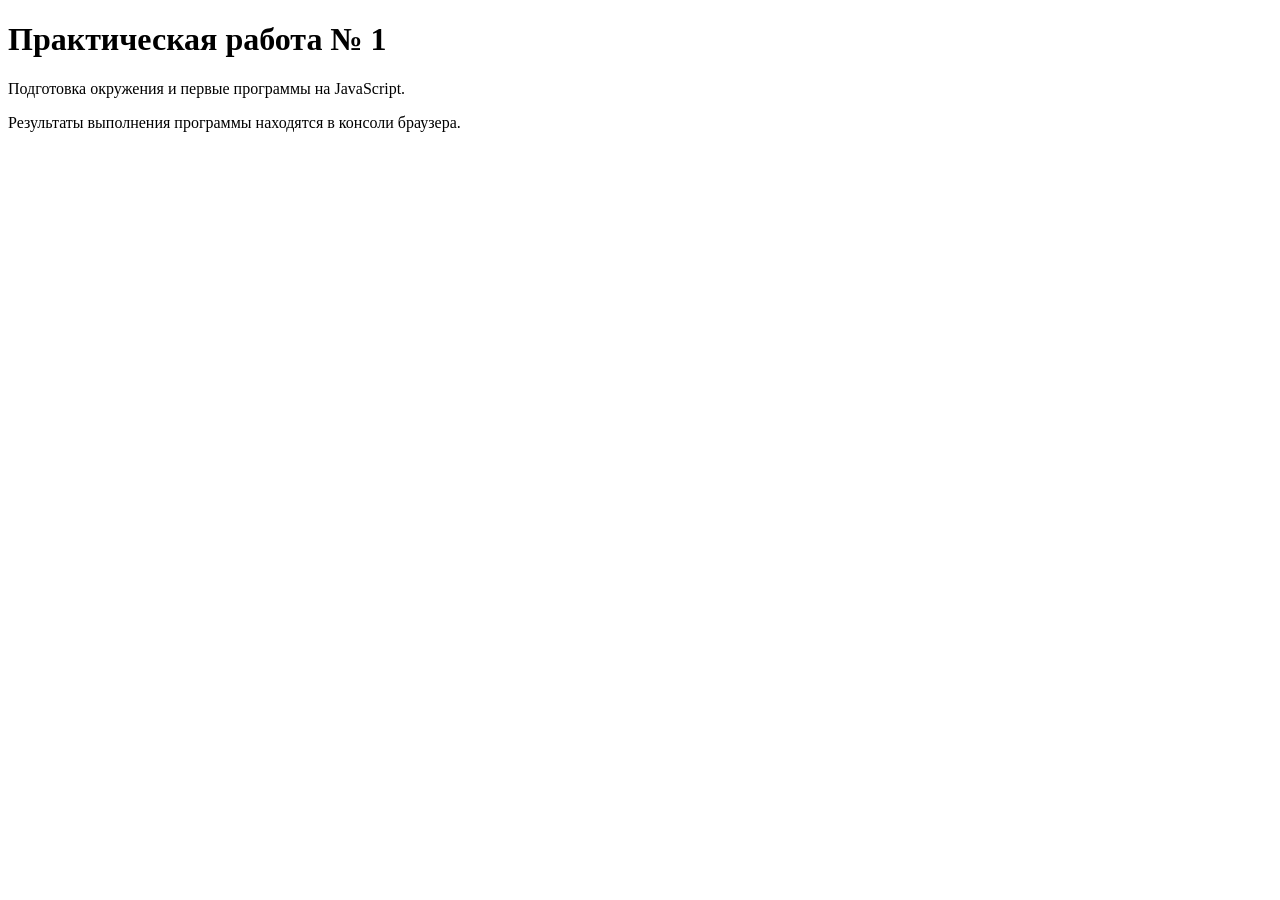
<file: practice-01/index.html>
<!doctype html>
<html lang="ru">
  <head>
    <meta charset="UTF-8">
    <meta name="viewport" content="width=device-width, initial-scale=1.0">
    <title>ПР1 — JavaScript</title>
    <script src="./js/hello.js" defer></script>
  </head>
  <body>
    <main>
      <h1>Практическая работа № 1</h1>
      <p>Подготовка окружения и первые программы на JavaScript.</p>
      <p>Результаты выполнения программы находятся в консоли браузера.</p>
    </main>
  </body>
</html>
</file>
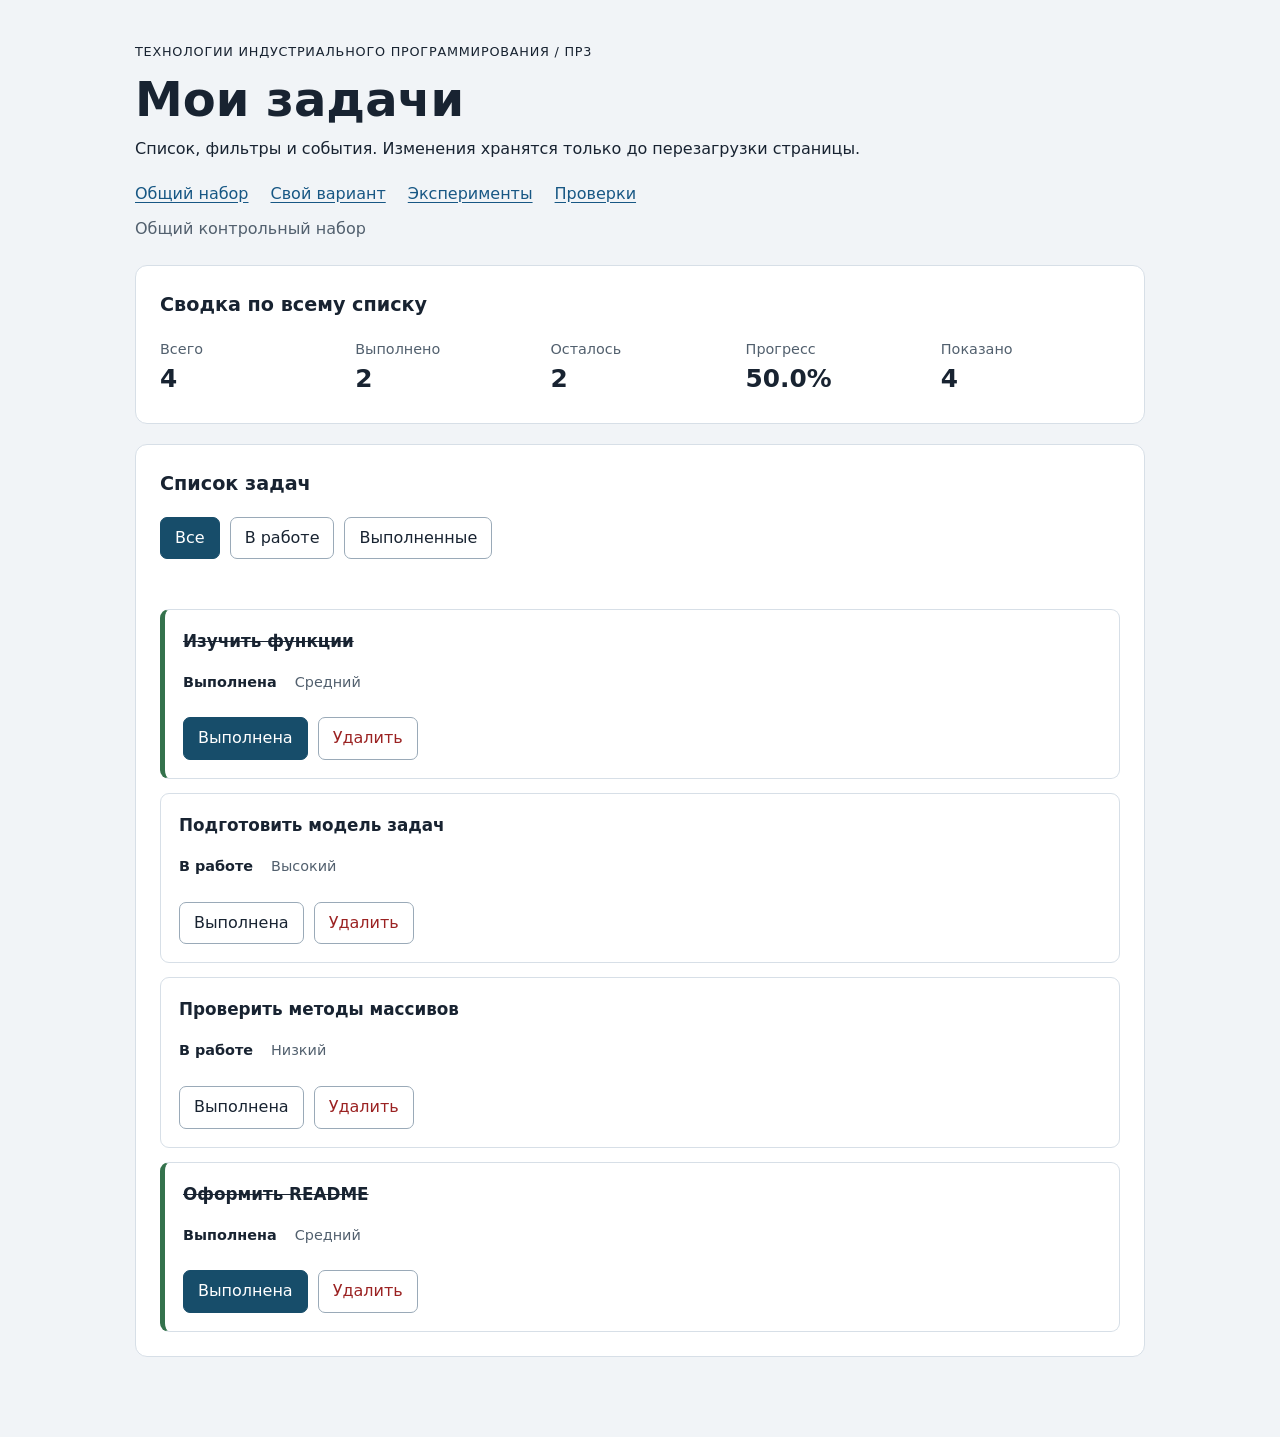
<file: practice-03/index.html>
<!doctype html>
<html lang="ru">
<head>
  <meta charset="utf-8">
  <meta name="viewport" content="width=device-width, initial-scale=1">
  <title>ПР3 — Работа с DOM и событиями</title>
  <link rel="icon" href="data:,">
  <link rel="stylesheet" href="./styles.css">
  <script type="module" src="./src/main.js"></script>
</head>
<body>
  <main class="page">
    <header class="page-header">
      <p class="eyebrow">Технологии индустриального программирования / ПР3</p>
      <h1>Мои задачи</h1>
      <p>Список, фильтры и события. Изменения хранятся только до перезагрузки страницы.</p>
      <nav class="page-links" aria-label="Учебные страницы">
        <a href="./index.html">Общий набор</a>
        <a href="./index.html?dataset=variant">Свой вариант</a>
        <a href="./examples/dom-events.html">Эксперименты</a>
        <a href="./checks.html">Проверки</a>
      </nav>
      <p id="dataset-label" class="muted">Набор ещё не загружен</p>
    </header>

    <section aria-labelledby="summary-heading" class="panel">
      <h2 id="summary-heading">Сводка по всему списку</h2>
      <dl id="task-summary" class="summary-grid">
        <div><dt>Всего</dt><dd data-stat="total">—</dd></div>
        <div><dt>Выполнено</dt><dd data-stat="completed">—</dd></div>
        <div><dt>Осталось</dt><dd data-stat="pending">—</dd></div>
        <div><dt>Прогресс</dt><dd data-stat="progress">—</dd></div>
        <div><dt>Показано</dt><dd data-stat="visible">—</dd></div>
      </dl>
    </section>

    <section class="panel" aria-labelledby="list-heading">
      <h2 id="list-heading">Список задач</h2>
      <div id="task-filters" class="filters" role="group" aria-label="Фильтр по статусу">
        <button type="button" data-filter="all" aria-pressed="true" class="is-active"><span class="filter-label">Все</span></button>
        <button type="button" data-filter="pending" aria-pressed="false"><span class="filter-label">В работе</span></button>
        <button type="button" data-filter="completed" aria-pressed="false"><span class="filter-label">Выполненные</span></button>
      </div>
      <p id="operation-message" class="operation-message" role="status" aria-live="polite"></p>
      <p id="empty-message" class="empty-message" hidden></p>
      <ul id="task-list" class="task-list" aria-label="Задачи"></ul>
      <noscript>Для выполнения работы необходимо разрешить JavaScript в браузере.</noscript>
    </section>
  </main>
</body>
</html>
</file>
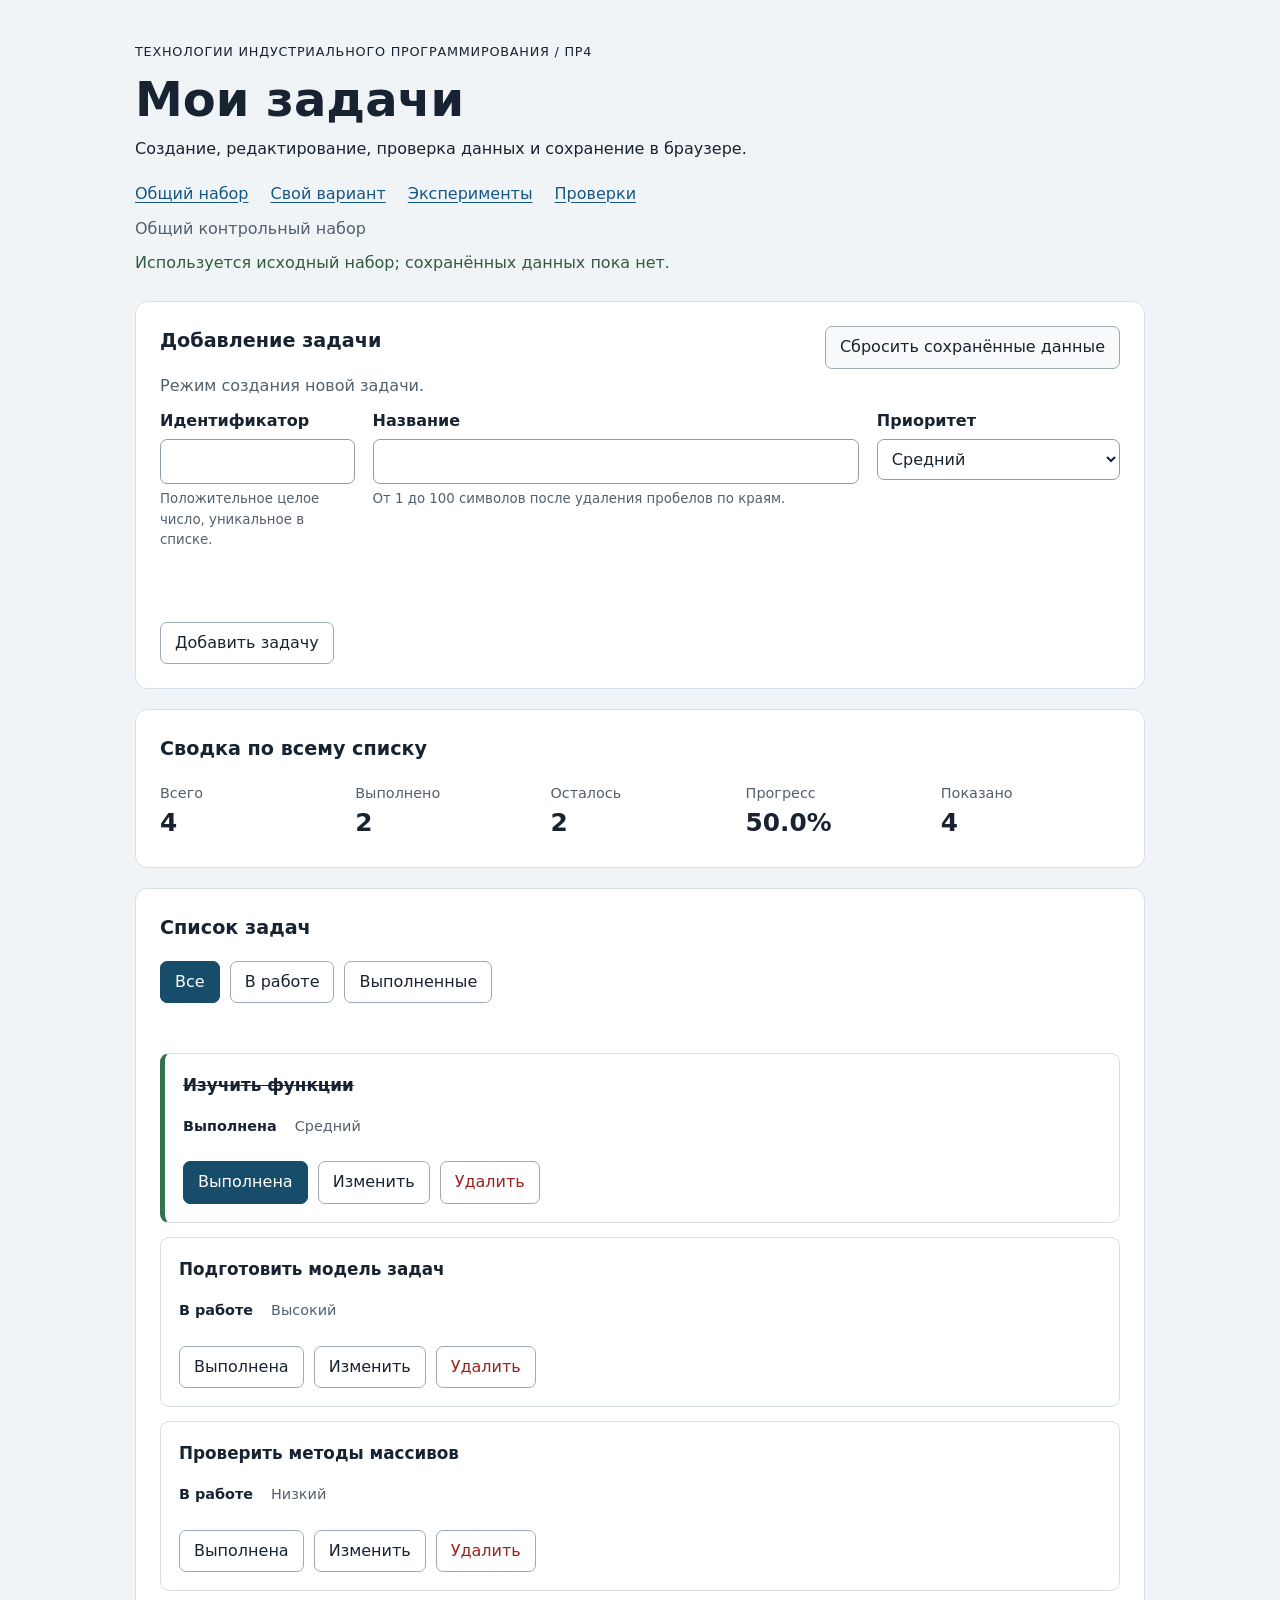
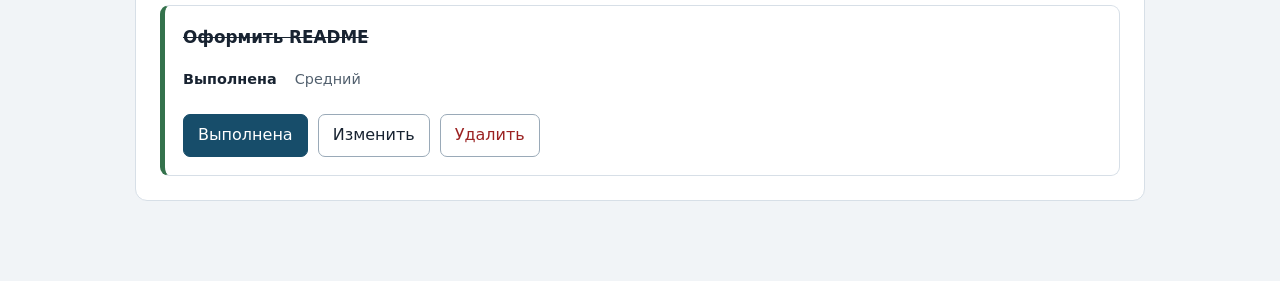
<file: practice-04/index.html>
<!doctype html>
<html lang="ru">
<head>
  <meta charset="utf-8">
  <meta name="viewport" content="width=device-width, initial-scale=1">
  <title>ПР4 — Формы, валидация и локальное хранение</title>
  <link rel="icon" href="data:,">
  <link rel="stylesheet" href="./styles.css">
  <script type="module" src="./src/main.js"></script>
</head>
<body>
  <main class="page">
    <header class="page-header">
      <p class="eyebrow">Технологии индустриального программирования / ПР4</p>
      <h1>Мои задачи</h1>
      <p>Создание, редактирование, проверка данных и сохранение в браузере.</p>
      <nav class="page-links" aria-label="Учебные страницы">
        <a href="./index.html">Общий набор</a>
        <a href="./index.html?dataset=variant">Свой вариант</a>
        <a href="./examples/forms-storage.html">Эксперименты</a>
        <a href="./checks.html">Проверки</a>
      </nav>
      <p id="dataset-label" class="muted">Набор ещё не загружен</p>
      <p id="storage-status" class="storage-status" role="status" aria-live="polite"></p>
    </header>

    <section class="panel" aria-labelledby="form-heading">
      <div class="panel-heading">
        <div>
          <h2 id="form-heading">Добавление задачи</h2>
          <p id="form-mode" class="muted">Режим создания новой задачи.</p>
        </div>
        <button id="reset-data" type="button" class="button-secondary">Сбросить сохранённые данные</button>
      </div>

      <form id="task-form">
        <div class="form-grid">
          <div class="field">
            <label for="task-id">Идентификатор</label>
            <input id="task-id" name="id" type="number" min="1" step="1" required
                   aria-describedby="task-id-hint task-id-error">
            <small id="task-id-hint">Положительное целое число, уникальное в списке.</small>
            <p id="task-id-error" class="field-error" data-error-for="id" aria-live="polite"></p>
          </div>

          <div class="field field-wide">
            <label for="task-title">Название</label>
            <input id="task-title" name="title" type="text" maxlength="100" required
                   aria-describedby="task-title-hint task-title-error">
            <small id="task-title-hint">От 1 до 100 символов после удаления пробелов по краям.</small>
            <p id="task-title-error" class="field-error" data-error-for="title" aria-live="polite"></p>
          </div>

          <div class="field">
            <label for="task-priority">Приоритет</label>
            <select id="task-priority" name="priority" required
                    aria-describedby="task-priority-error">
              <option value="medium">Средний</option>
              <option value="low">Низкий</option>
              <option value="high">Высокий</option>
            </select>
            <p id="task-priority-error" class="field-error" data-error-for="priority" aria-live="polite"></p>
          </div>
        </div>

        <p id="form-message" class="operation-message" role="status" aria-live="polite"></p>
        <div class="form-actions">
          <button id="form-submit" type="submit">Добавить задачу</button>
          <button id="cancel-edit" type="button" class="button-secondary" hidden>Отменить редактирование</button>
        </div>
      </form>
    </section>

    <section aria-labelledby="summary-heading" class="panel">
      <h2 id="summary-heading">Сводка по всему списку</h2>
      <dl id="task-summary" class="summary-grid">
        <div><dt>Всего</dt><dd data-stat="total">—</dd></div>
        <div><dt>Выполнено</dt><dd data-stat="completed">—</dd></div>
        <div><dt>Осталось</dt><dd data-stat="pending">—</dd></div>
        <div><dt>Прогресс</dt><dd data-stat="progress">—</dd></div>
        <div><dt>Показано</dt><dd data-stat="visible">—</dd></div>
      </dl>
    </section>

    <section class="panel" aria-labelledby="list-heading">
      <h2 id="list-heading">Список задач</h2>
      <div id="task-filters" class="filters" role="group" aria-label="Фильтр по статусу">
        <button type="button" data-filter="all" aria-pressed="true" class="is-active"><span class="filter-label">Все</span></button>
        <button type="button" data-filter="pending" aria-pressed="false"><span class="filter-label">В работе</span></button>
        <button type="button" data-filter="completed" aria-pressed="false"><span class="filter-label">Выполненные</span></button>
      </div>
      <p id="operation-message" class="operation-message" role="status" aria-live="polite"></p>
      <p id="empty-message" class="empty-message" hidden></p>
      <ul id="task-list" class="task-list" aria-label="Задачи"></ul>
      <noscript>Для выполнения работы необходимо разрешить JavaScript в браузере.</noscript>
    </section>
  </main>
</body>
</html>
</file>
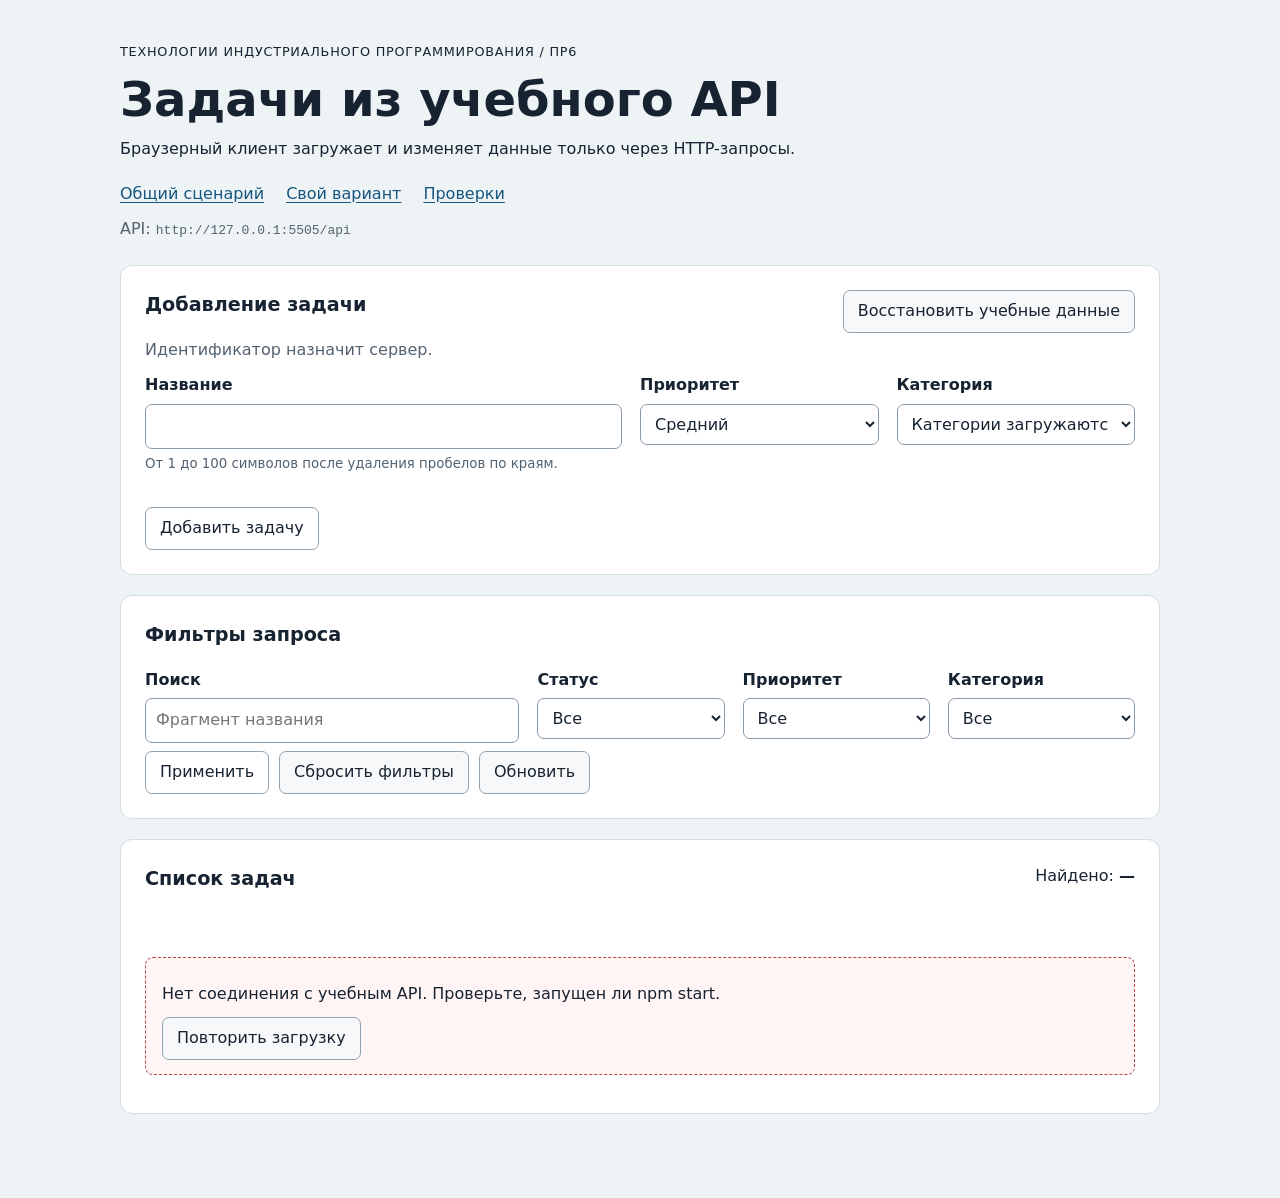
<file: practice-06/index.html>
<!doctype html>
<html lang="ru">
<head>
  <meta charset="utf-8">
  <meta name="viewport" content="width=device-width, initial-scale=1">
  <title>ПР6 — Браузерный клиент HTTP API</title>
  <link rel="icon" href="data:,">
  <link rel="stylesheet" href="./styles.css">
  <script type="module" src="./src/main.js"></script>
</head>
<body>
  <main class="page">
    <header class="page-header">
      <p class="eyebrow">Технологии индустриального программирования / ПР6</p>
      <h1>Задачи из учебного API</h1>
      <p>Браузерный клиент загружает и изменяет данные только через HTTP-запросы.</p>
      <nav class="page-links" aria-label="Учебные страницы">
        <a href="./index.html">Общий сценарий</a>
        <a href="./index.html?dataset=variant">Свой вариант</a>
        <a href="./checks.html">Проверки</a>
      </nav>
      <p class="muted">API: <code id="api-url">адрес определяется…</code></p>
    </header>

    <section class="panel" aria-labelledby="editor-heading">
      <div class="panel-heading">
        <div>
          <h2 id="editor-heading">Добавление задачи</h2>
          <p id="form-mode" class="muted">Идентификатор назначит сервер.</p>
        </div>
        <button id="reset-data" type="button" class="button-secondary">Восстановить учебные данные</button>
      </div>

      <form id="task-form" novalidate>
        <div class="form-grid">
          <div class="field field-wide">
            <label for="task-title">Название</label>
            <input id="task-title" name="title" type="text" maxlength="100" required
                   aria-describedby="task-title-hint task-title-error">
            <small id="task-title-hint">От 1 до 100 символов после удаления пробелов по краям.</small>
            <p id="task-title-error" class="field-error" data-error-for="title" aria-live="polite"></p>
          </div>

          <div class="field">
            <label for="task-priority">Приоритет</label>
            <select id="task-priority" name="priority" required
                    aria-describedby="task-priority-error">
              <option value="medium">Средний</option>
              <option value="low">Низкий</option>
              <option value="high">Высокий</option>
            </select>
            <p id="task-priority-error" class="field-error" data-error-for="priority" aria-live="polite"></p>
          </div>

          <div class="field">
            <label for="task-category">Категория</label>
            <select id="task-category" name="categoryId" required
                    aria-describedby="task-category-error">
              <option value="">Категории загружаются…</option>
            </select>
            <p id="task-category-error" class="field-error" data-error-for="categoryId" aria-live="polite"></p>
          </div>
        </div>

        <div class="form-actions">
          <button id="form-submit" type="submit">Добавить задачу</button>
          <button id="cancel-edit" type="button" class="button-secondary" hidden>Отменить редактирование</button>
        </div>
      </form>
    </section>

    <section class="panel" aria-labelledby="filters-heading">
      <h2 id="filters-heading">Фильтры запроса</h2>
      <form id="filters-form">
        <div class="filter-grid">
          <div class="field field-wide">
            <label for="filter-query">Поиск</label>
            <input id="filter-query" name="q" type="search" maxlength="100" placeholder="Фрагмент названия">
          </div>
          <div class="field">
            <label for="filter-completed">Статус</label>
            <select id="filter-completed" name="completed">
              <option value="">Все</option>
              <option value="false">В работе</option>
              <option value="true">Выполненные</option>
            </select>
          </div>
          <div class="field">
            <label for="filter-priority">Приоритет</label>
            <select id="filter-priority" name="priority">
              <option value="">Все</option>
              <option value="low">Низкий</option>
              <option value="medium">Средний</option>
              <option value="high">Высокий</option>
            </select>
          </div>
          <div class="field">
            <label for="filter-category">Категория</label>
            <select id="filter-category" name="categoryId">
              <option value="">Все</option>
            </select>
          </div>
        </div>
        <div class="form-actions">
          <button type="submit">Применить</button>
          <button id="clear-filters" type="button" class="button-secondary">Сбросить фильтры</button>
          <button id="refresh-list" type="button" class="button-secondary">Обновить</button>
        </div>
      </form>
    </section>

    <section id="list-panel" class="panel" aria-labelledby="list-heading" aria-busy="false">
      <div class="panel-heading">
        <h2 id="list-heading">Список задач</h2>
        <p class="counter">Найдено: <strong id="task-total">—</strong></p>
      </div>

      <p id="operation-message" class="operation-message" role="status" aria-live="polite"></p>
      <div id="list-state" class="list-state" role="status" aria-live="polite">
        <p data-state-message>Приложение ещё не запущено.</p>
        <button id="retry-load" type="button" class="button-secondary" hidden>Повторить загрузку</button>
      </div>
      <ul id="task-list" class="task-list" aria-label="Задачи"></ul>
      <noscript>Для выполнения работы необходимо разрешить JavaScript в браузере.</noscript>
    </section>
  </main>
</body>
</html>
</file>
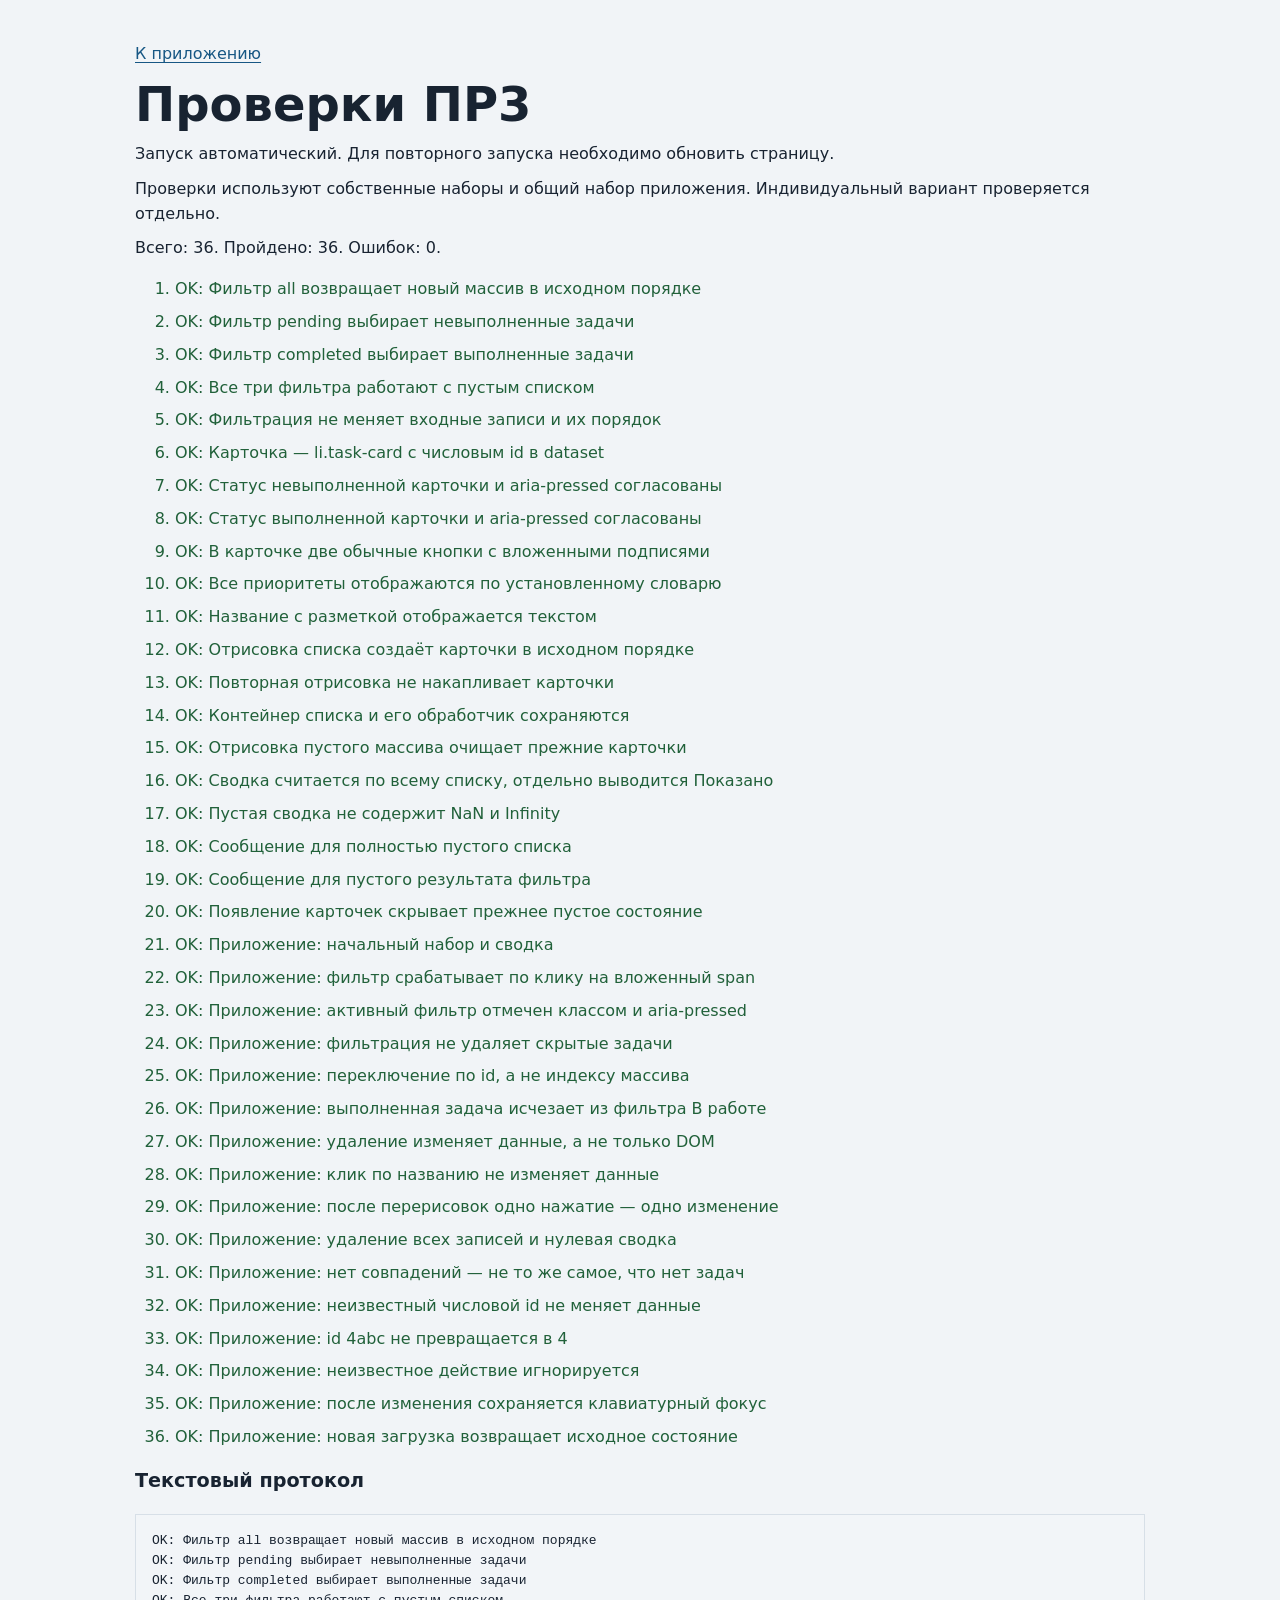
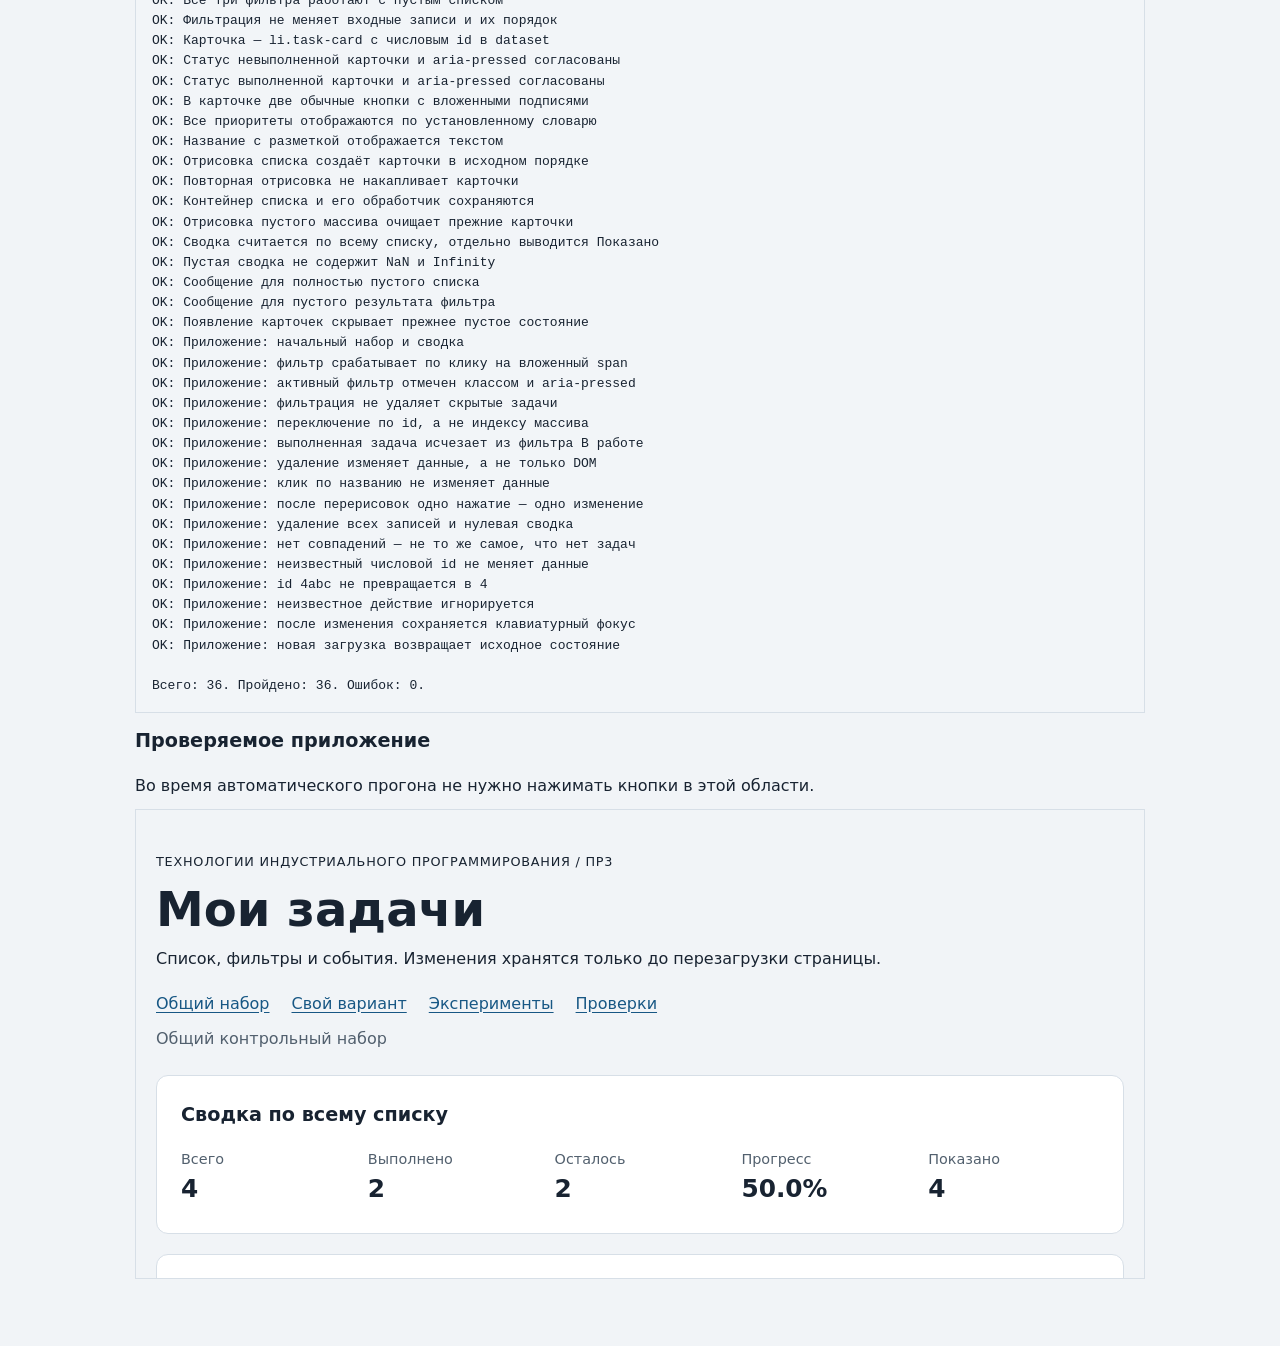
<file: practice-03/checks.html>
<!doctype html>
<html lang="ru">
<head>
  <meta charset="utf-8">
  <meta name="viewport" content="width=device-width, initial-scale=1">
  <title>ПР3 — Проверки интерфейса</title>
  <link rel="icon" href="data:,">
  <link rel="stylesheet" href="./styles.css">
  <script type="module" src="./checks/browser.checks.js"></script>
</head>
<body>
  <main class="page">
    <p><a href="./index.html">К приложению</a></p>
    <h1>Проверки ПР3</h1>
    <p>Запуск автоматический. Для повторного запуска необходимо обновить страницу.</p>
    <p>Проверки используют собственные наборы и общий набор приложения. Индивидуальный вариант проверяется отдельно.</p>
    <p id="check-summary" role="status">Проверки не завершены. Если сообщение не меняется, необходимо открыть Console и проверить ошибки импорта.</p>
    <ol id="check-results" class="check-list"></ol>
    <h2>Текстовый протокол</h2>
    <pre id="check-log"></pre>
    <h2>Проверяемое приложение</h2>
    <p>Во время автоматического прогона не нужно нажимать кнопки в этой области.</p>
    <iframe id="test-frame" class="test-preview" title="Приложение для автоматических проверок"></iframe>
    <div id="test-fixture" class="test-fixture" aria-hidden="true"></div>
  </main>
</body>
</html>
</file>
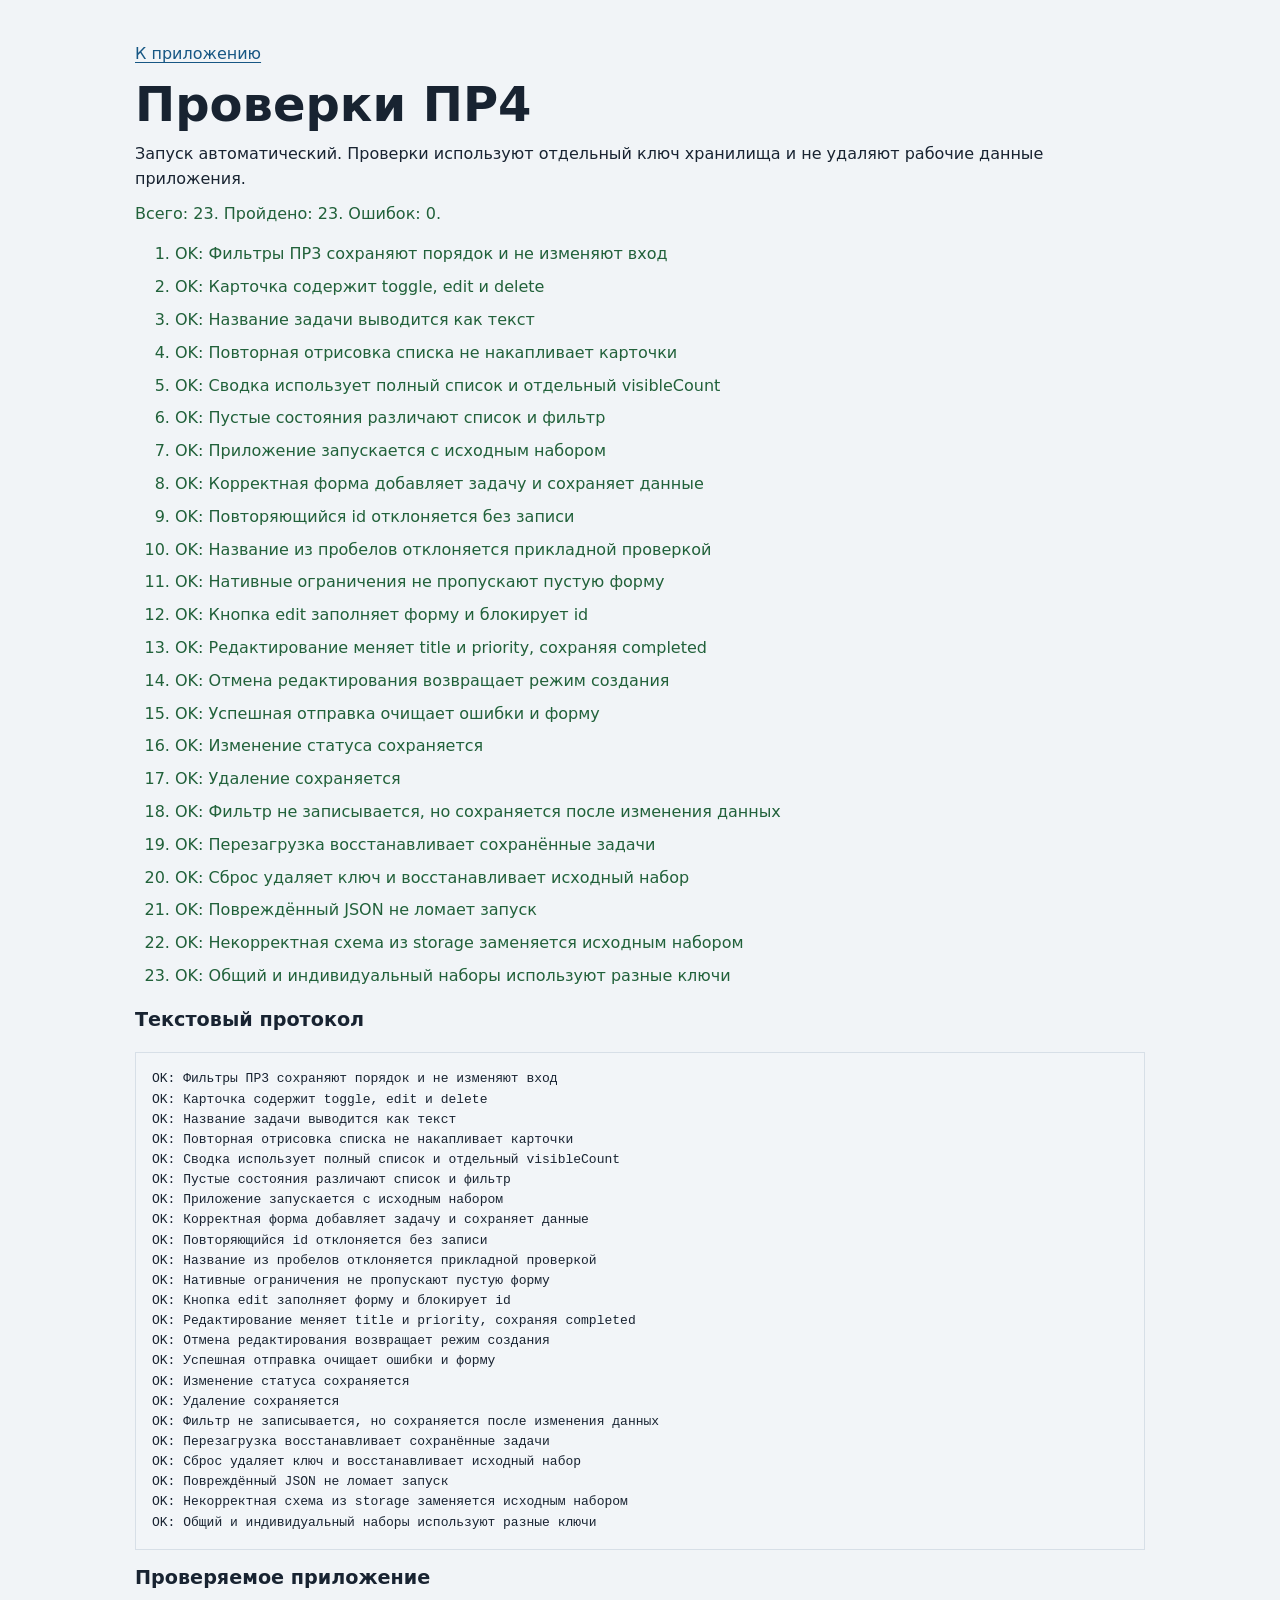
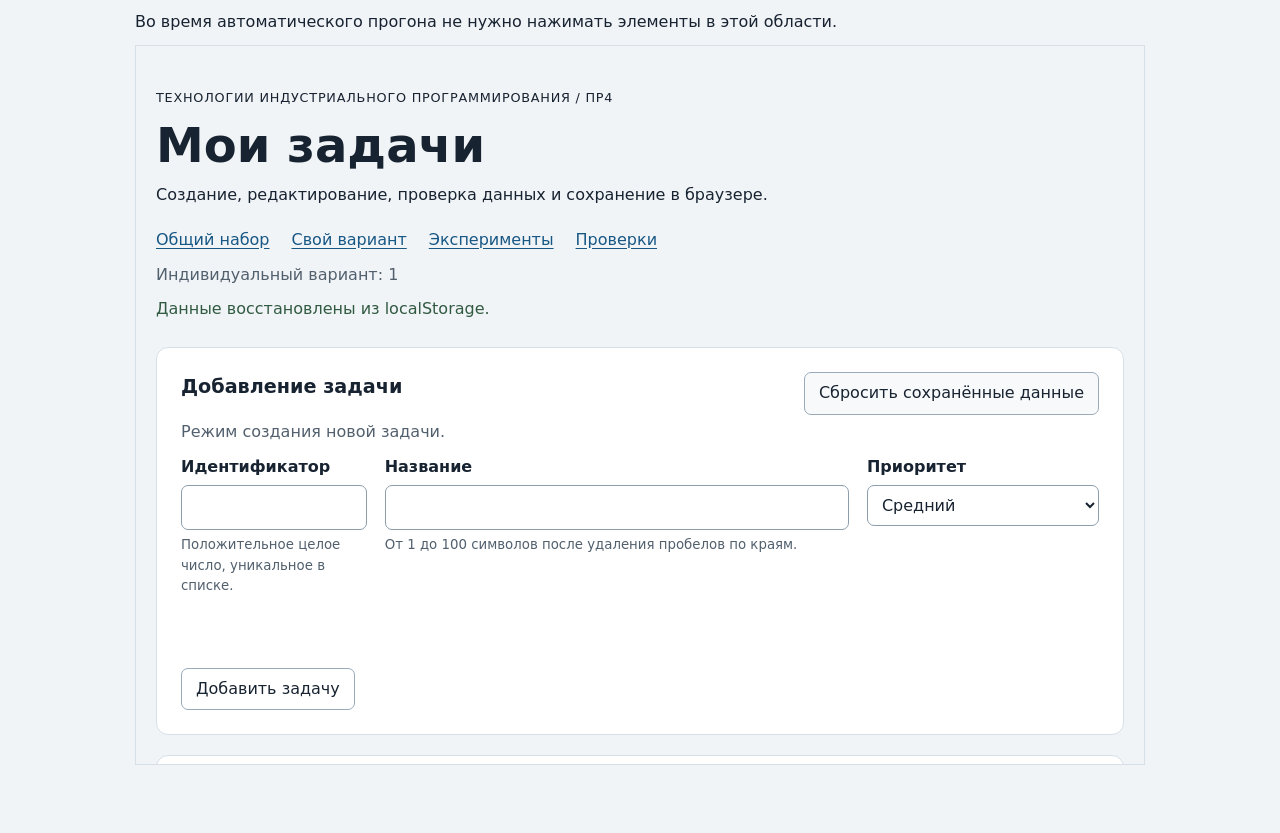
<file: practice-04/checks.html>
<!doctype html>
<html lang="ru">
<head>
  <meta charset="utf-8">
  <meta name="viewport" content="width=device-width, initial-scale=1">
  <title>ПР4 — Проверки интерфейса</title>
  <link rel="icon" href="data:,">
  <link rel="stylesheet" href="./styles.css">
  <script type="module" src="./checks/browser.checks.js"></script>
</head>
<body>
  <main class="page">
    <p><a href="./index.html">К приложению</a></p>
    <h1>Проверки ПР4</h1>
    <p>Запуск автоматический. Проверки используют отдельный ключ хранилища и не удаляют рабочие данные приложения.</p>
    <p id="check-summary" role="status">Проверки не завершены. Если сообщение не меняется, откройте Console и проверьте ошибки импорта.</p>
    <ol id="check-results" class="check-list"></ol>
    <h2>Текстовый протокол</h2>
    <pre id="check-log"></pre>
    <h2>Проверяемое приложение</h2>
    <p>Во время автоматического прогона не нужно нажимать элементы в этой области.</p>
    <iframe id="test-frame" class="test-preview" title="Приложение для автоматических проверок"></iframe>
    <div id="test-fixture" class="test-fixture" aria-hidden="true"></div>
  </main>
</body>
</html>
</file>
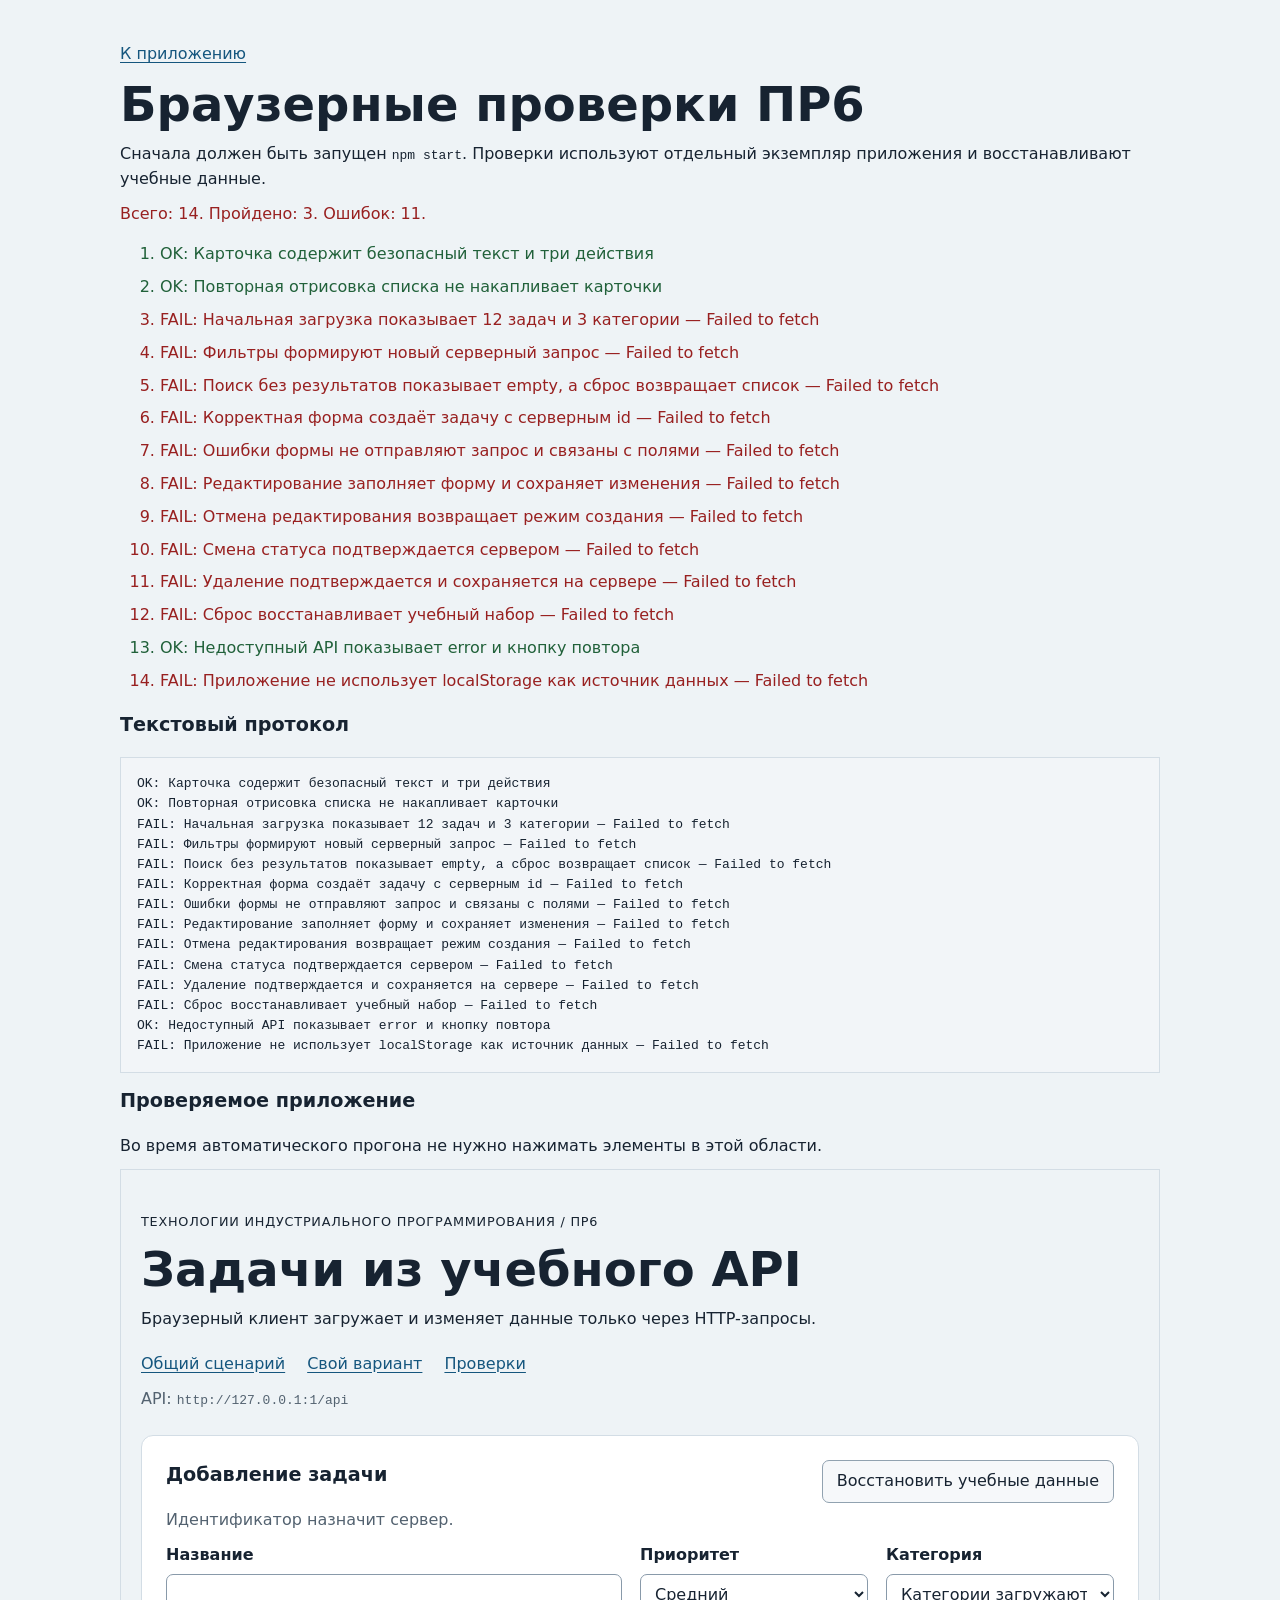
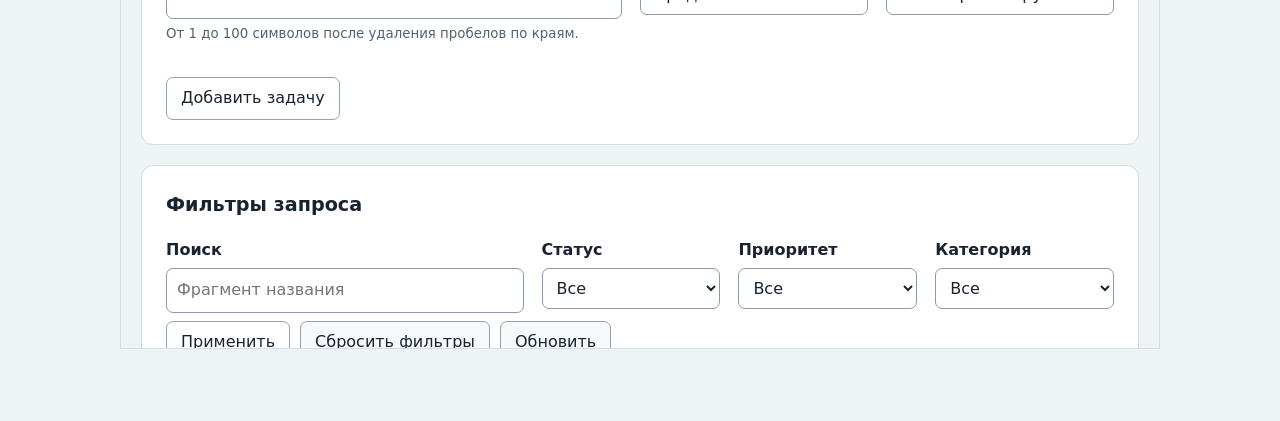
<file: practice-06/checks.html>
<!doctype html>
<html lang="ru">
<head>
  <meta charset="utf-8">
  <meta name="viewport" content="width=device-width, initial-scale=1">
  <title>ПР6 — Проверки интерфейса</title>
  <link rel="icon" href="data:,">
  <link rel="stylesheet" href="./styles.css">
  <script type="module" src="./checks/browser.checks.js"></script>
</head>
<body>
  <main class="page">
    <p><a href="./index.html">К приложению</a></p>
    <h1>Браузерные проверки ПР6</h1>
    <p>Сначала должен быть запущен <code>npm start</code>. Проверки используют отдельный экземпляр приложения и восстанавливают учебные данные.</p>
    <p id="check-summary" role="status">Проверки не завершены. Если сообщение не меняется, откройте Console и проверьте ошибки импорта.</p>
    <ol id="check-results" class="check-list"></ol>
    <h2>Текстовый протокол</h2>
    <pre id="check-log"></pre>
    <h2>Проверяемое приложение</h2>
    <p>Во время автоматического прогона не нужно нажимать элементы в этой области.</p>
    <iframe id="test-frame" class="test-preview" title="Приложение для автоматических проверок"></iframe>
    <div id="test-fixture" class="test-fixture" aria-hidden="true"></div>
  </main>
</body>
</html>
</file>
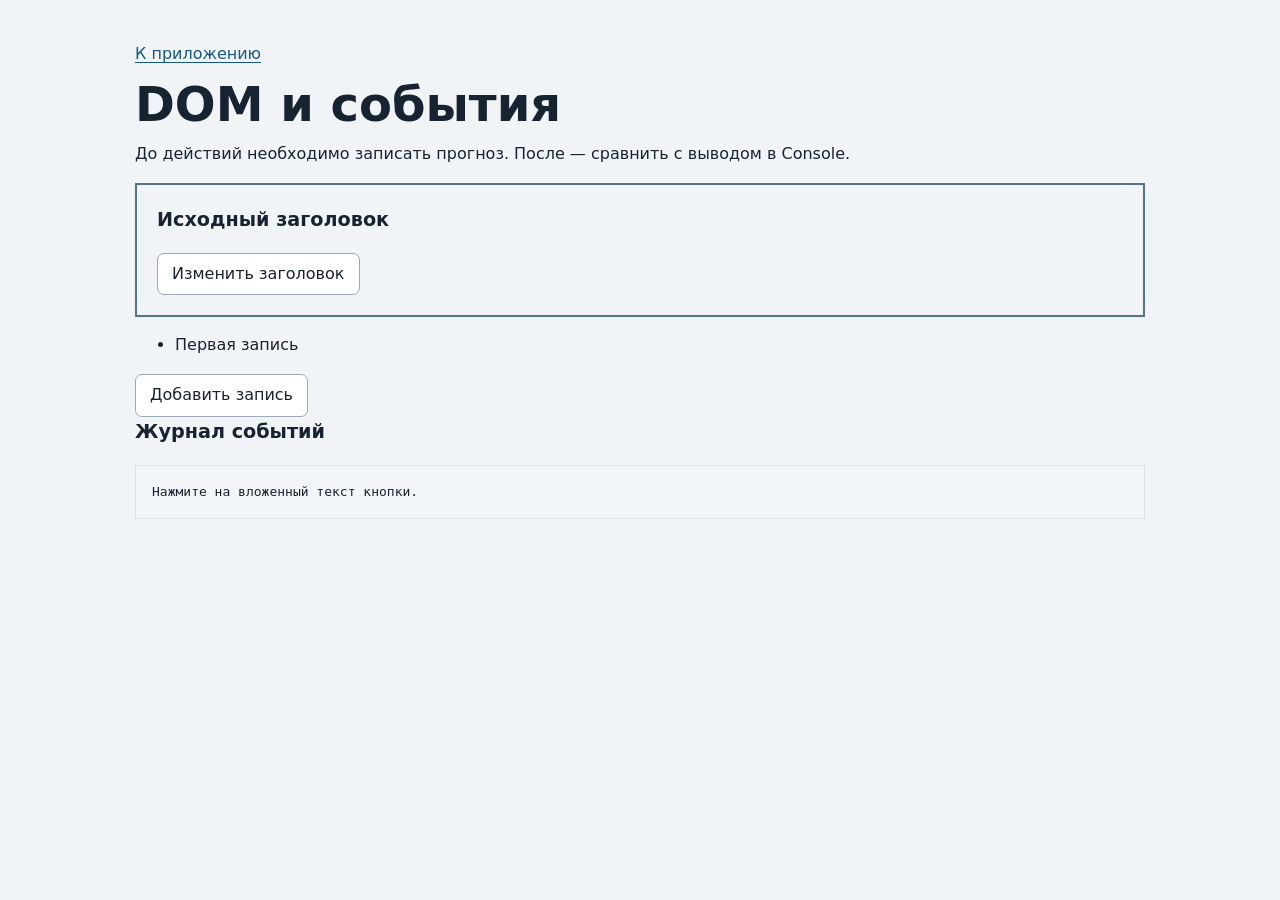
<file: practice-03/examples/dom-events.html>
<!doctype html>
<html lang="ru">
<head>
  <meta charset="utf-8">
  <meta name="viewport" content="width=device-width, initial-scale=1">
  <title>ПР3 — Эксперименты с DOM</title>
  <link rel="icon" href="data:,">
  <link rel="stylesheet" href="../styles.css">
  <script type="module" src="./dom-events.js"></script>
</head>
<body>
  <main class="page">
    <p><a href="../index.html">К приложению</a></p>
    <h1>DOM и события</h1>
    <p>До действий необходимо записать прогноз. После — сравнить с выводом в Console.</p>
    <section id="lab-card" class="lab-card" aria-label="Контейнер эксперимента">
      <h2 id="lab-title">Исходный заголовок</h2>
      <button id="lab-button" type="button" data-task-id="23"><span id="lab-label">Изменить заголовок</span></button>
    </section>
    <ul id="lab-list"><li>Первая запись</li></ul>
    <button id="append-button" type="button">Добавить запись</button>
    <h2>Журнал событий</h2>
    <pre id="lab-log" aria-live="polite">Нажмите на вложенный текст кнопки.</pre>
  </main>
</body>
</html>
</file>
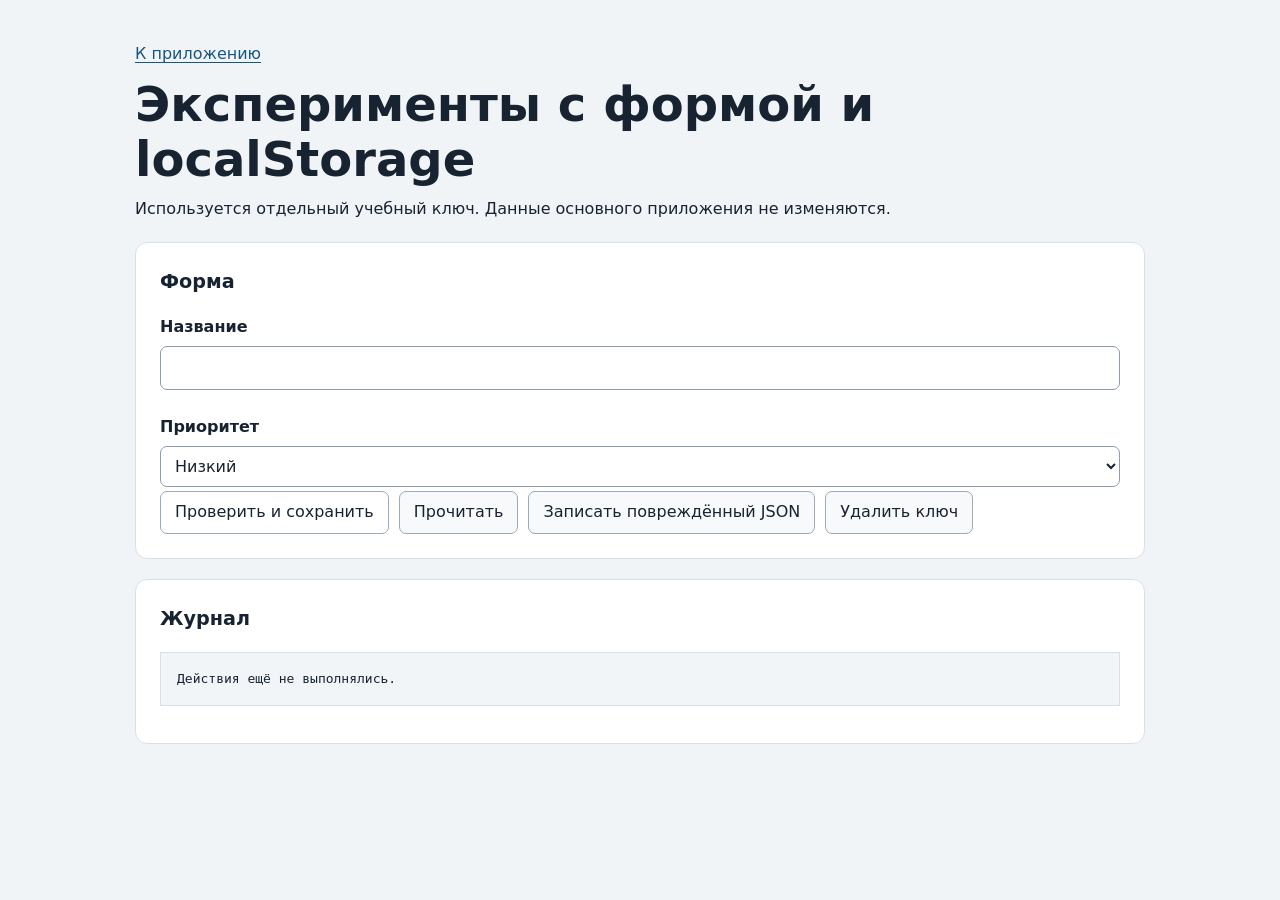
<file: practice-04/examples/forms-storage.html>
<!doctype html>
<html lang="ru">
<head>
  <meta charset="utf-8">
  <meta name="viewport" content="width=device-width, initial-scale=1">
  <title>ПР4 — Эксперименты с формой и localStorage</title>
  <link rel="icon" href="data:,">
  <link rel="stylesheet" href="../styles.css">
  <script type="module" src="./forms-storage.js"></script>
</head>
<body>
  <main class="page">
    <p><a href="../index.html">К приложению</a></p>
    <h1>Эксперименты с формой и localStorage</h1>
    <p>Используется отдельный учебный ключ. Данные основного приложения не изменяются.</p>

    <section class="panel" aria-labelledby="lab-form-heading">
      <h2 id="lab-form-heading">Форма</h2>
      <form id="lab-form">
        <div class="field">
          <label for="lab-title">Название</label>
          <input id="lab-title" name="title" required maxlength="20">
          <p id="lab-title-error" class="field-error" aria-live="polite"></p>
        </div>
        <div class="field">
          <label for="lab-priority">Приоритет</label>
          <select id="lab-priority" name="priority">
            <option value="low">Низкий</option>
            <option value="medium">Средний</option>
            <option value="high">Высокий</option>
          </select>
        </div>
        <div class="form-actions">
          <button type="submit">Проверить и сохранить</button>
          <button id="load-value" type="button" class="button-secondary">Прочитать</button>
          <button id="write-broken" type="button" class="button-secondary">Записать повреждённый JSON</button>
          <button id="remove-value" type="button" class="button-secondary">Удалить ключ</button>
        </div>
      </form>
    </section>

    <section class="panel" aria-labelledby="lab-log-heading">
      <h2 id="lab-log-heading">Журнал</h2>
      <pre id="lab-log">Действия ещё не выполнялись.</pre>
    </section>
  </main>
</body>
</html>
</file>
<file: practice-03/styles.css>
:root {
  font-family: system-ui, -apple-system, "Segoe UI", sans-serif;
  color: #182331;
  background: #f1f4f7;
  line-height: 1.55;
}
* { box-sizing: border-box; }
body { margin: 0; }
[hidden] { display: none !important; }
.page { max-width: 1050px; padding: 32px 20px 60px; margin: 0 auto; }
h1 { font-size: clamp(2rem, 5vw, 3rem); line-height: 1.15; margin: 10px 0; }
h2 { font-size: 1.2rem; margin: 0 0 18px; }
p { margin: 10px 0; }
a { color: #175784; text-underline-offset: 3px; }
.eyebrow { font-size: .8rem; letter-spacing: .06em; text-transform: uppercase; }
.page-header { margin-bottom: 24px; }
.page-links { display: flex; gap: 10px 22px; flex-wrap: wrap; margin-top: 20px; }
.muted { color: #52606e; }
.panel { background: #fff; border: 1px solid #d7dfe7; border-radius: 12px; padding: 24px; margin: 20px 0; }
.summary-grid { display: grid; grid-template-columns: repeat(5, 1fr); gap: 16px; margin: 0; }
dt { color: #52606e; font-size: .9rem; }
dd { margin: 0; font-size: 1.55rem; font-weight: 700; }
.filters, .task-actions { display: flex; flex-wrap: wrap; gap: 10px; }
button { font: inherit; color: inherit; border: 1px solid #9aaab8; border-radius: 7px; padding: 8px 14px; background: #fff; cursor: pointer; }
button:hover { background: #edf4f8; }
button.is-active, button[aria-pressed="true"] { background: #174d6a; color: #fff; border-color: #174d6a; }
:focus-visible { outline: 3px solid #bb5900; outline-offset: 4px; }
.task-list { list-style: none; margin: 0; padding: 0; }
.task-card { border: 1px solid #d7dfe7; border-radius: 9px; padding: 18px; margin-top: 14px; }
.task-title { font-size: 1.05rem; margin: 0 0 7px; overflow-wrap: anywhere; }
.task-status, .task-priority { display: inline-block; font-size: .9rem; margin-right: 18px; }
.task-status { font-weight: 600; }
.task-priority { color: #52606e; }
.task-actions { margin-top: 14px; }
.task-card.is-completed { border-left: 5px solid #34724c; }
.task-card.is-completed .task-title { text-decoration: line-through; }
button[data-action="delete"] { color: #9b2222; }
.operation-message { color: #9b2222; min-height: 1.6em; }
.empty-message { padding: 18px 0; font-weight: 600; }
pre { background: #f2f5f8; border: 1px solid #d7dfe7; padding: 16px; overflow: auto; white-space: pre-wrap; }
.check-pass { color: #21613a; }
.check-fail { color: #9b2222; }
.check-list li { margin: 8px 0; overflow-wrap: anywhere; }
.test-preview { width: 100%; height: 470px; border: 1px solid #d7dfe7; background: #fff; }
.test-fixture { position: absolute; left: -10000px; width: 900px; }
.lab-card { border: 2px solid #55748a; padding: 20px; margin: 16px 0; }
@media (max-width: 640px) {
  .summary-grid { grid-template-columns: repeat(2, 1fr); }
  .panel { padding: 18px; }
  .page { padding-inline: 14px; }
}
</file>
<file: practice-04/styles.css>
:root {
  font-family: system-ui, -apple-system, "Segoe UI", sans-serif;
  color: #182331;
  background: #f1f4f7;
  line-height: 1.55;
}
* { box-sizing: border-box; }
body { margin: 0; }
[hidden] { display: none !important; }
.page { max-width: 1050px; padding: 32px 20px 60px; margin: 0 auto; }
h1 { font-size: clamp(2rem, 5vw, 3rem); line-height: 1.15; margin: 10px 0; }
h2 { font-size: 1.2rem; margin: 0 0 18px; }
p { margin: 10px 0; }
a { color: #175784; text-underline-offset: 3px; }
.eyebrow { font-size: .8rem; letter-spacing: .06em; text-transform: uppercase; }
.page-header { margin-bottom: 24px; }
.page-links { display: flex; gap: 10px 22px; flex-wrap: wrap; margin-top: 20px; }
.muted { color: #52606e; }
.storage-status { min-height: 1.6em; color: #315a42; }
.storage-status.is-warning { color: #9b4d00; }
.panel { background: #fff; border: 1px solid #d7dfe7; border-radius: 12px; padding: 24px; margin: 20px 0; }
.panel-heading { display: flex; justify-content: space-between; align-items: flex-start; gap: 20px; flex-wrap: wrap; }
.summary-grid { display: grid; grid-template-columns: repeat(5, 1fr); gap: 16px; margin: 0; }
dt { color: #52606e; font-size: .9rem; }
dd { margin: 0; font-size: 1.55rem; font-weight: 700; }
.form-grid { display: grid; grid-template-columns: minmax(160px, .8fr) minmax(260px, 2fr) minmax(160px, 1fr); gap: 18px; }
.field { display: flex; flex-direction: column; min-width: 0; }
.field label { font-weight: 650; margin-bottom: 6px; }
.field small { color: #52606e; margin-top: 5px; }
input, select { width: 100%; font: inherit; color: inherit; border: 1px solid #8d9dab; border-radius: 7px; padding: 9px 10px; background: #fff; }
input[aria-invalid="true"], select[aria-invalid="true"] { border-color: #a11e1e; box-shadow: 0 0 0 1px #a11e1e; }
.field-error { color: #9b2222; min-height: 1.45em; margin: 4px 0 0; font-size: .9rem; }
.form-actions, .filters, .task-actions { display: flex; flex-wrap: wrap; gap: 10px; }
.form-actions { margin-top: 4px; }
button { font: inherit; color: inherit; border: 1px solid #9aaab8; border-radius: 7px; padding: 8px 14px; background: #fff; cursor: pointer; }
button:hover { background: #edf4f8; }
button.is-active, button[aria-pressed="true"] { background: #174d6a; color: #fff; border-color: #174d6a; }
.button-secondary { background: #f7f9fa; }
:focus-visible { outline: 3px solid #bb5900; outline-offset: 4px; }
.task-list { list-style: none; margin: 0; padding: 0; }
.task-card { border: 1px solid #d7dfe7; border-radius: 9px; padding: 18px; margin-top: 14px; }
.task-title { font-size: 1.05rem; margin: 0 0 7px; overflow-wrap: anywhere; }
.task-status, .task-priority { display: inline-block; font-size: .9rem; margin-right: 18px; }
.task-status { font-weight: 600; }
.task-priority { color: #52606e; }
.task-actions { margin-top: 14px; }
.task-card.is-completed { border-left: 5px solid #34724c; }
.task-card.is-completed .task-title { text-decoration: line-through; }
button[data-action="delete"] { color: #9b2222; }
.operation-message { color: #9b2222; min-height: 1.6em; }
.empty-message { padding: 18px 0; font-weight: 600; }
pre { background: #f2f5f8; border: 1px solid #d7dfe7; padding: 16px; overflow: auto; white-space: pre-wrap; }
.check-pass { color: #21613a; }
.check-fail { color: #9b2222; }
.check-list li { margin: 8px 0; overflow-wrap: anywhere; }
.test-preview { width: 100%; height: 720px; border: 1px solid #d7dfe7; background: #fff; }
.test-fixture { position: absolute; left: -10000px; width: 900px; }
.lab-card { border: 2px solid #55748a; padding: 20px; margin: 16px 0; }
@media (max-width: 760px) {
  .form-grid { grid-template-columns: 1fr; }
}
@media (max-width: 640px) {
  .summary-grid { grid-template-columns: repeat(2, 1fr); }
  .panel { padding: 18px; }
  .page { padding-inline: 14px; }
}
</file>
<file: practice-06/styles.css>
:root {
  font-family: system-ui, -apple-system, "Segoe UI", sans-serif;
  color: #172331;
  background: #eef3f6;
  line-height: 1.55;
}
* { box-sizing: border-box; }
body { margin: 0; }
[hidden] { display: none !important; }
.page { max-width: 1080px; padding: 32px 20px 64px; margin: 0 auto; }
h1 { font-size: clamp(2rem, 5vw, 3rem); line-height: 1.15; margin: 10px 0; }
h2 { font-size: 1.2rem; margin: 0 0 18px; }
p { margin: 10px 0; }
a { color: #15567e; text-underline-offset: 3px; }
code { overflow-wrap: anywhere; }
.eyebrow { font-size: .8rem; letter-spacing: .06em; text-transform: uppercase; }
.page-header { margin-bottom: 24px; }
.page-links { display: flex; gap: 10px 22px; flex-wrap: wrap; margin-top: 20px; }
.muted { color: #536270; }
.panel { background: #fff; border: 1px solid #d3dde5; border-radius: 12px; padding: 24px; margin: 20px 0; }
.panel-heading { display: flex; justify-content: space-between; align-items: flex-start; gap: 20px; flex-wrap: wrap; }
.counter { margin: 0; }
.form-grid, .filter-grid { display: grid; grid-template-columns: minmax(260px, 2fr) repeat(2, minmax(150px, 1fr)); gap: 18px; }
.filter-grid { grid-template-columns: minmax(220px, 2fr) repeat(3, minmax(140px, 1fr)); }
.field { display: flex; flex-direction: column; min-width: 0; }
.field label { font-weight: 650; margin-bottom: 6px; }
.field small { color: #536270; margin-top: 5px; }
input, select { width: 100%; font: inherit; color: inherit; border: 1px solid #899aaa; border-radius: 7px; padding: 9px 10px; background: #fff; }
input[aria-invalid="true"], select[aria-invalid="true"] { border-color: #a11e1e; box-shadow: 0 0 0 1px #a11e1e; }
.field-error { color: #982020; min-height: 1.45em; margin: 4px 0 0; font-size: .9rem; }
.form-actions, .task-actions { display: flex; flex-wrap: wrap; gap: 10px; }
.form-actions { margin-top: 8px; }
button { font: inherit; color: inherit; border: 1px solid #91a2b0; border-radius: 7px; padding: 8px 14px; background: #fff; cursor: pointer; }
button:hover:not(:disabled) { background: #eaf2f6; }
button:disabled { cursor: wait; opacity: .6; }
.button-secondary { background: #f6f8fa; }
:focus-visible { outline: 3px solid #b65700; outline-offset: 4px; }
.task-list { list-style: none; margin: 0; padding: 0; }
.task-card { border: 1px solid #d3dde5; border-left: 5px solid #788a98; border-radius: 9px; padding: 18px; margin-top: 14px; }
.task-card.is-completed { border-left-color: #287147; }
.task-card.is-completed .task-title { text-decoration: line-through; }
.task-title { font-size: 1.05rem; margin: 0 0 7px; overflow-wrap: anywhere; }
.task-meta { display: flex; flex-wrap: wrap; gap: 5px 18px; color: #536270; font-size: .9rem; }
.task-status { font-weight: 650; color: #273846; }
.task-actions { margin-top: 14px; }
button[data-action="delete"] { color: #982020; }
.list-state { border: 1px dashed #9cabb7; border-radius: 8px; padding: 14px 16px; margin-bottom: 14px; }
.list-state[data-kind="ready"] { display: none; }
.list-state[data-kind="error"] { border-color: #b44; background: #fff5f5; }
.list-state[data-kind="loading"] { background: #f3f8fb; }
.operation-message { min-height: 1.6em; }
.operation-message.is-error { color: #982020; }
.operation-message.is-success { color: #21613a; }
pre { background: #f2f5f8; border: 1px solid #d3dde5; padding: 16px; overflow: auto; white-space: pre-wrap; }
.check-pass { color: #21613a; }
.check-fail { color: #982020; }
.check-list li { margin: 8px 0; overflow-wrap: anywhere; }
.test-preview { width: 100%; height: 780px; border: 1px solid #d3dde5; background: #fff; }
.test-fixture { position: absolute; left: -10000px; width: 900px; }
@media (max-width: 850px) {
  .form-grid, .filter-grid { grid-template-columns: 1fr 1fr; }
  .field-wide { grid-column: 1 / -1; }
}
@media (max-width: 590px) {
  .form-grid, .filter-grid { grid-template-columns: 1fr; }
  .field-wide { grid-column: auto; }
  .panel { padding: 18px; }
  .page { padding-inline: 14px; }
}
</file>
